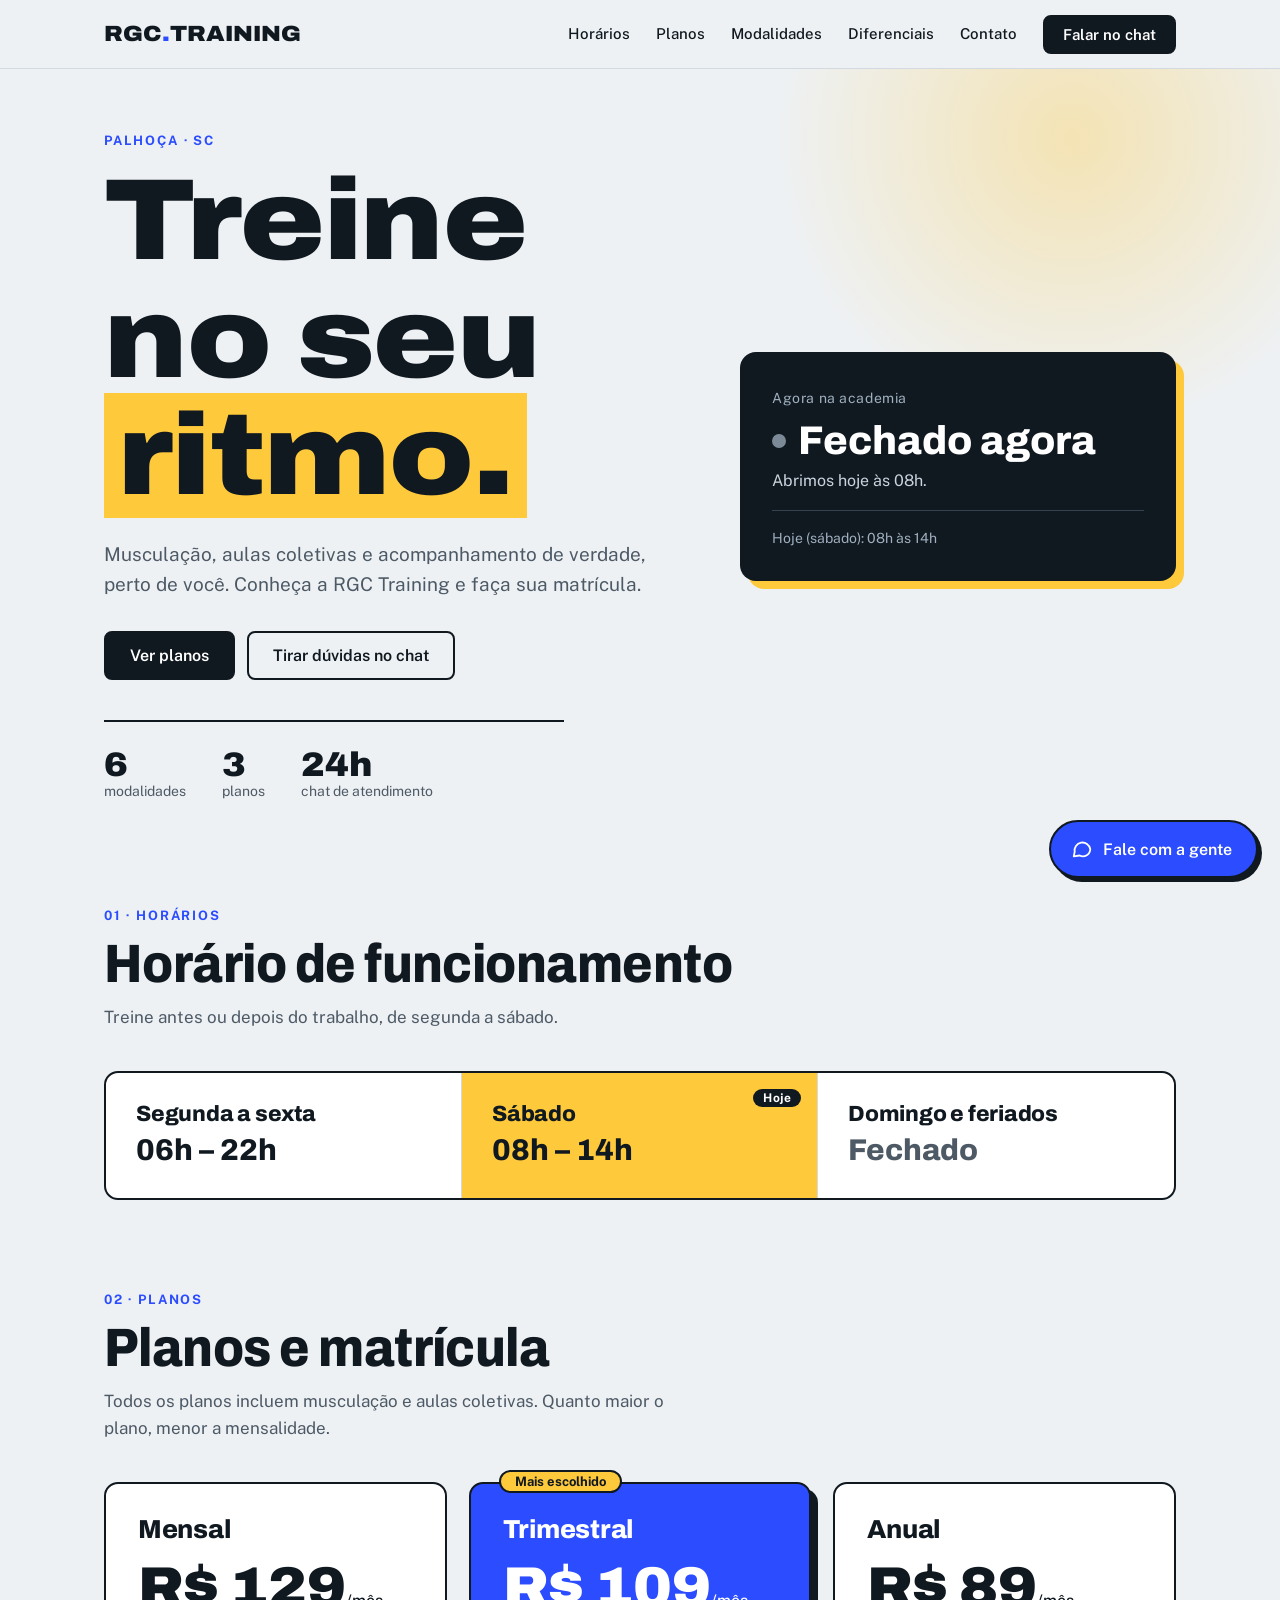
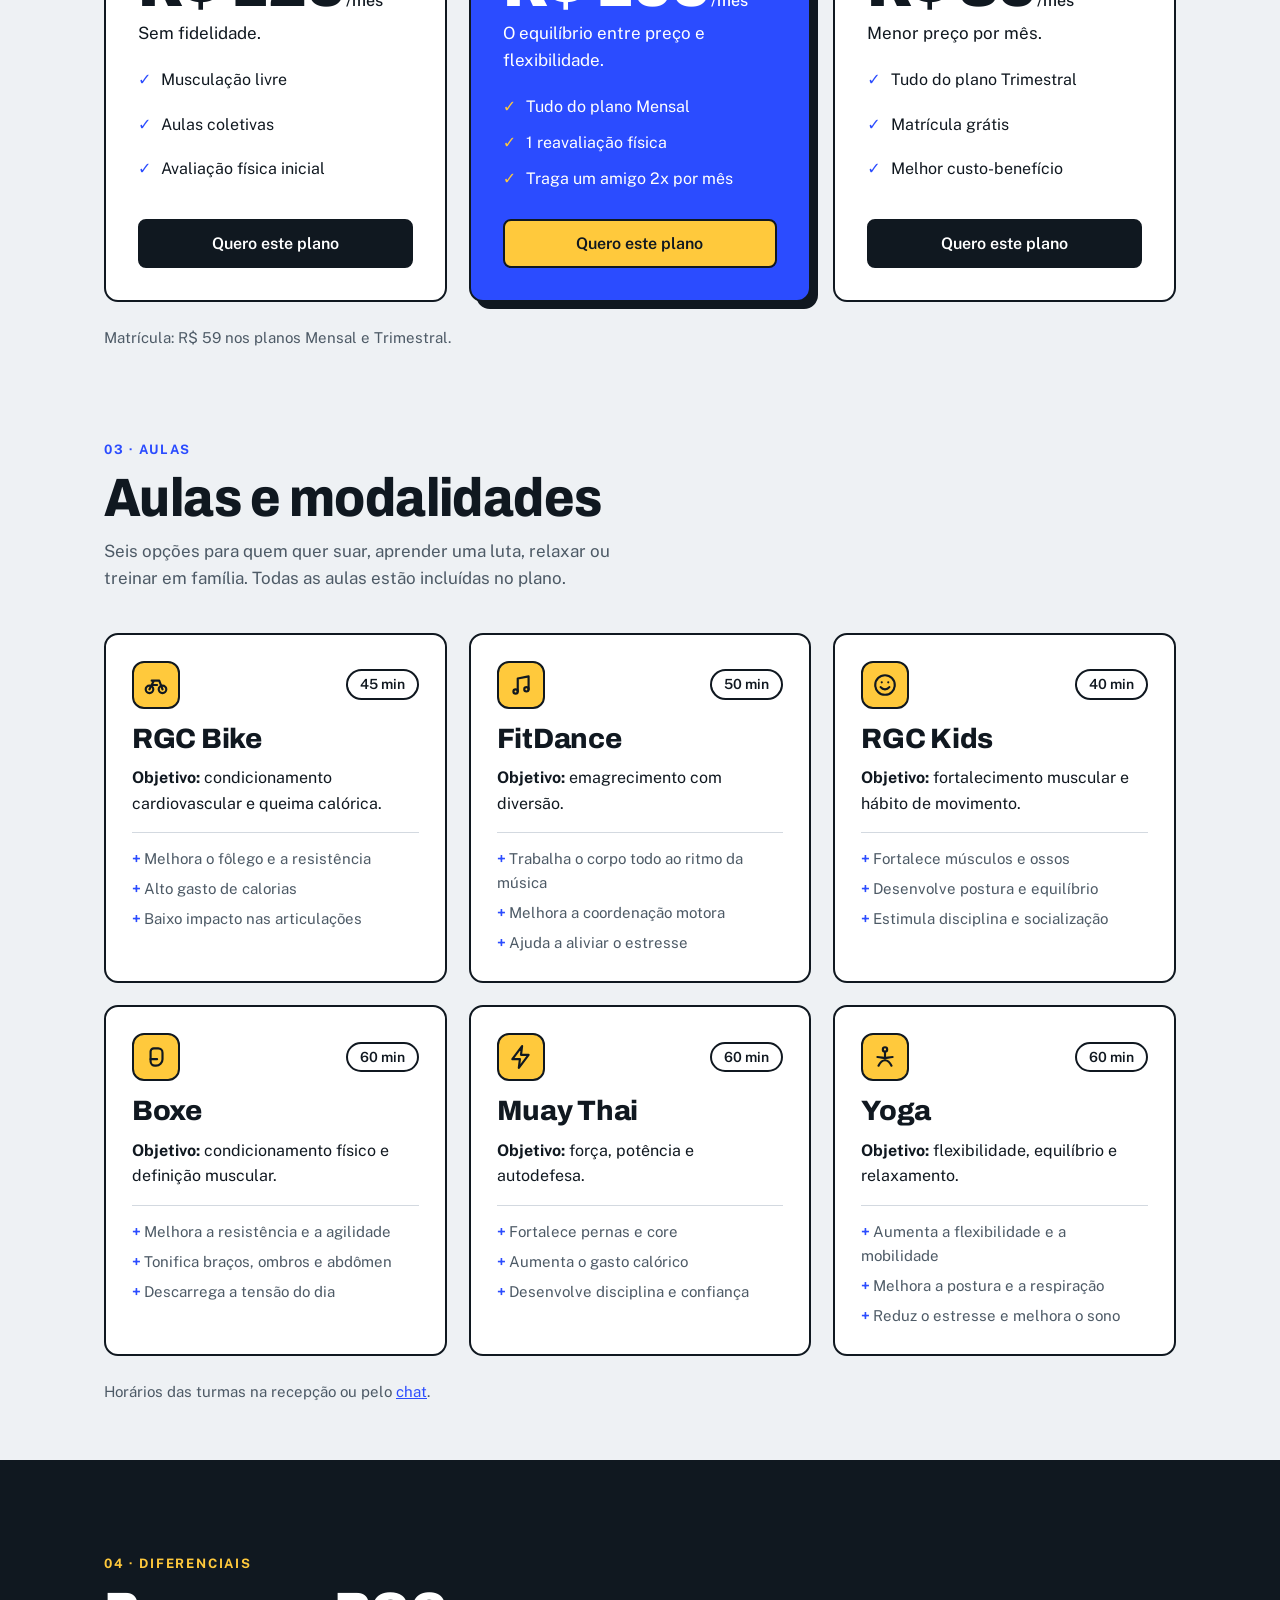
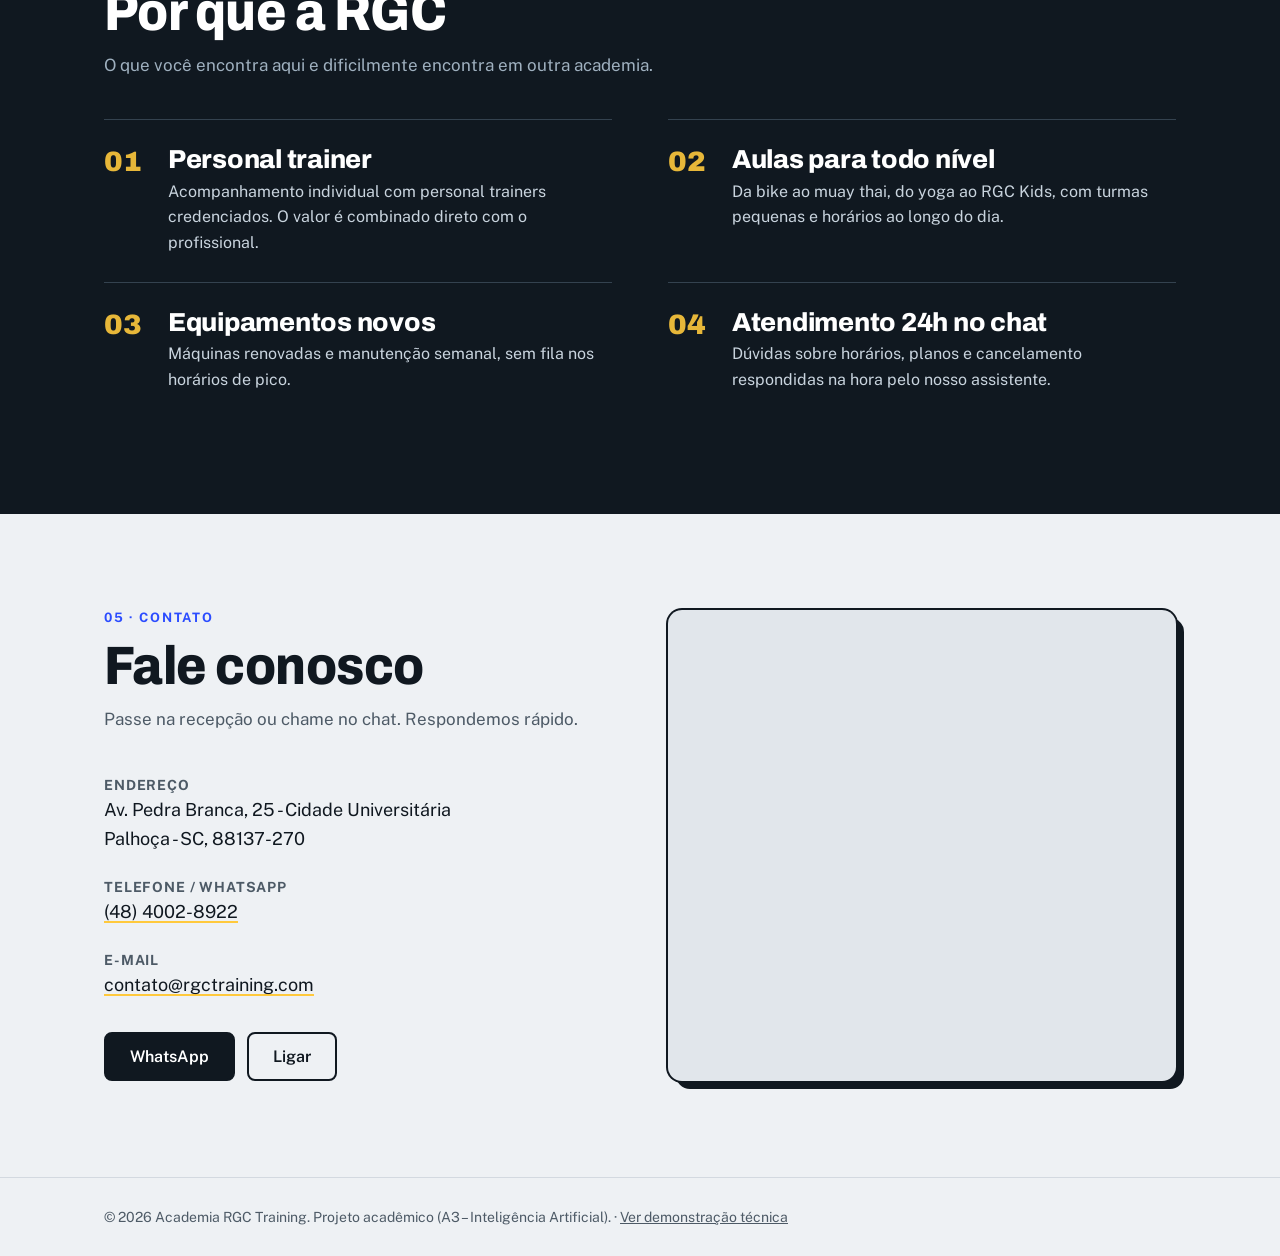
<file: src/main/resources/static/index.html>
<!DOCTYPE html>
<html lang="pt-BR">
<head>
<meta charset="UTF-8">
<meta name="viewport" content="width=device-width, initial-scale=1">
<title>Academia RGC Training</title>
<meta name="description" content="Academia RGC Training em Palhoça (SC): musculação, aulas coletivas, personal trainer e atendimento 24h pelo chat.">
<meta name="theme-color" content="#101820">
<link rel="icon" type="image/svg+xml" href="/favicon.svg">
<link rel="preconnect" href="https://fonts.googleapis.com">
<link rel="preconnect" href="https://fonts.gstatic.com" crossorigin>
<link href="https://fonts.googleapis.com/css2?family=Archivo:wdth,wght@62..125,500..900&family=Public+Sans:wght@400;500;600&display=swap" rel="stylesheet">
<link rel="stylesheet" href="css/styles.css">
</head>
<body>

<a class="skip" href="#inicio">Pular para o conteúdo</a>

<header>
 <div class="wrap">
  <a class="logo" href="#inicio">RGC<span>.</span>TRAINING</a>
  <nav id="nav" aria-label="Principal">
   <a href="#horarios">Horários</a><a href="#planos">Planos</a><a href="#modalidades">Modalidades</a>
   <a href="#diferenciais">Diferenciais</a><a href="#contato">Contato</a>
   <button type="button" class="btn nav-cta" data-open-chat>Falar no chat</button>
  </nav>
  <button type="button" id="burger" aria-controls="nav" aria-expanded="false" aria-label="Abrir menu">
   <span></span><span></span><span></span>
  </button>
 </div>
</header>

<main id="inicio">
 <div class="hero">
  <div class="wrap">
   <div class="hero-copy">
    <p class="eyebrow">Palhoça · SC</p>
    <h1>Treine no seu <em>ritmo.</em></h1>
    <p class="hero-text">Musculação, aulas coletivas e acompanhamento de verdade, perto de você. Conheça a RGC Training e faça sua matrícula.</p>
    <div class="cta">
     <a class="btn main" href="#planos">Ver planos</a>
     <button type="button" class="btn ghost" data-open-chat>Tirar dúvidas no chat</button>
    </div>
    <ul class="stats" aria-label="Resumo">
     <li><b>6</b><span>modalidades</span></li>
     <li><b>3</b><span>planos</span></li>
     <li><b>24h</b><span>chat de atendimento</span></li>
    </ul>
   </div>
   <div class="today" id="today" aria-live="polite">
    <small>Agora na academia</small>
    <div class="status"><span class="dot"></span><span id="st">Verificando…</span></div>
    <p id="st2"></p>
    <p class="today-line" id="st3"></p>
   </div>
  </div>
 </div>

 <section id="horarios" class="tight">
  <div class="wrap reveal">
   <p class="kicker">01 · Horários</p>
   <h2>Horário de funcionamento</h2>
   <p class="lead">Treine antes ou depois do trabalho, de segunda a sábado.</p>
   <div class="hours" id="hours"></div>
  </div>
 </section>

 <section id="planos" class="tight">
  <div class="wrap reveal">
   <p class="kicker">02 · Planos</p>
   <h2>Planos e matrícula</h2>
   <p class="lead">Todos os planos incluem musculação e aulas coletivas. Quanto maior o plano, menor a mensalidade.</p>
   <div class="plans">
    <div class="plan">
     <h3>Mensal</h3><div class="price">R$ 129<small>/mês</small></div><p>Sem fidelidade.</p>
     <ul><li>Musculação livre</li><li>Aulas coletivas</li><li>Avaliação física inicial</li></ul>
     <button type="button" class="btn plan-cta" data-ask="Quero saber mais sobre o plano Mensal">Quero este plano</button>
    </div>
    <div class="plan best">
     <span class="ribbon">Mais escolhido</span>
     <h3>Trimestral</h3><div class="price">R$ 109<small>/mês</small></div><p>O equilíbrio entre preço e flexibilidade.</p>
     <ul><li>Tudo do plano Mensal</li><li>1 reavaliação física</li><li>Traga um amigo 2x por mês</li></ul>
     <button type="button" class="btn plan-cta" data-ask="Quero saber mais sobre o plano Trimestral">Quero este plano</button>
    </div>
    <div class="plan">
     <h3>Anual</h3><div class="price">R$ 89<small>/mês</small></div><p>Menor preço por mês.</p>
     <ul><li>Tudo do plano Trimestral</li><li>Matrícula grátis</li><li>Melhor custo-benefício</li></ul>
     <button type="button" class="btn plan-cta" data-ask="Quero saber mais sobre o plano Anual">Quero este plano</button>
    </div>
   </div>
   <p class="note">Matrícula: R$ 59 nos planos Mensal e Trimestral.</p>
  </div>
 </section>

 <section id="modalidades" class="tight">
  <div class="wrap reveal">
   <p class="kicker">03 · Aulas</p>
   <h2>Aulas e modalidades</h2>
   <p class="lead">Seis opções para quem quer suar, aprender uma luta, relaxar ou treinar em família. Todas as aulas estão incluídas no plano.</p>
   <div class="mods">
    <article class="mod">
     <div class="mod-top"><span class="ico" aria-hidden="true"><svg viewBox="0 0 24 24"><circle cx="6" cy="16" r="3.5"/><circle cx="18" cy="16" r="3.5"/><path d="M6 16l4-8h5l3 8M10 8H8M13 12H8"/></svg></span><span class="dur">45 min</span></div>
     <h3>RGC Bike</h3>
     <p class="goal"><b>Objetivo:</b> condicionamento cardiovascular e queima calórica.</p>
     <ul><li>Melhora o fôlego e a resistência</li><li>Alto gasto de calorias</li><li>Baixo impacto nas articulações</li></ul>
    </article>
    <article class="mod">
     <div class="mod-top"><span class="ico" aria-hidden="true"><svg viewBox="0 0 24 24"><path d="M9 18V6l10-2v12"/><circle cx="7" cy="18" r="2"/><circle cx="17" cy="16" r="2"/></svg></span><span class="dur">50 min</span></div>
     <h3>FitDance</h3>
     <p class="goal"><b>Objetivo:</b> emagrecimento com diversão.</p>
     <ul><li>Trabalha o corpo todo ao ritmo da música</li><li>Melhora a coordenação motora</li><li>Ajuda a aliviar o estresse</li></ul>
    </article>
    <article class="mod">
     <div class="mod-top"><span class="ico" aria-hidden="true"><svg viewBox="0 0 24 24"><circle cx="12" cy="12" r="9"/><path d="M8 14s1.5 2 4 2 4-2 4-2M9 9.5h.01M15 9.5h.01"/></svg></span><span class="dur">40 min</span></div>
     <h3>RGC Kids</h3>
     <p class="goal"><b>Objetivo:</b> fortalecimento muscular e hábito de movimento.</p>
     <ul><li>Fortalece músculos e ossos</li><li>Desenvolve postura e equilíbrio</li><li>Estimula disciplina e socialização</li></ul>
    </article>
    <article class="mod">
     <div class="mod-top"><span class="ico" aria-hidden="true"><svg viewBox="0 0 24 24"><path d="M7 11V7a3 3 0 0 1 3-3h4a4 4 0 0 1 4 4v6a6 6 0 0 1-6 6h-1a4 4 0 0 1-4-4z"/><path d="M7 14h6"/></svg></span><span class="dur">60 min</span></div>
     <h3>Boxe</h3>
     <p class="goal"><b>Objetivo:</b> condicionamento físico e definição muscular.</p>
     <ul><li>Melhora a resistência e a agilidade</li><li>Tonifica braços, ombros e abdômen</li><li>Descarrega a tensão do dia</li></ul>
    </article>
    <article class="mod">
     <div class="mod-top"><span class="ico" aria-hidden="true"><svg viewBox="0 0 24 24"><path d="M13 2L4 14h7l-1 8 9-12h-7z"/></svg></span><span class="dur">60 min</span></div>
     <h3>Muay Thai</h3>
     <p class="goal"><b>Objetivo:</b> força, potência e autodefesa.</p>
     <ul><li>Fortalece pernas e core</li><li>Aumenta o gasto calórico</li><li>Desenvolve disciplina e confiança</li></ul>
    </article>
    <article class="mod">
     <div class="mod-top"><span class="ico" aria-hidden="true"><svg viewBox="0 0 24 24"><circle cx="12" cy="5" r="2"/><path d="M12 8v5M6 20c2-4 4-5 6-5s4 1 6 5M5 12c3 0 5 1 7 1s4-1 7-1"/></svg></span><span class="dur">60 min</span></div>
     <h3>Yoga</h3>
     <p class="goal"><b>Objetivo:</b> flexibilidade, equilíbrio e relaxamento.</p>
     <ul><li>Aumenta a flexibilidade e a mobilidade</li><li>Melhora a postura e a respiração</li><li>Reduz o estresse e melhora o sono</li></ul>
    </article>
   </div>
   <p class="note">Horários das turmas na recepção ou pelo <button type="button" class="linklike" data-ask="Qual o horário das aulas?">chat</button>.</p>
  </div>
 </section>

 <section class="diff" id="diferenciais">
  <div class="wrap reveal">
   <p class="kicker">04 · Diferenciais</p>
   <h2>Por que a RGC</h2>
   <p class="lead">O que você encontra aqui e dificilmente encontra em outra academia.</p>
   <div class="diffs">
    <div><span class="num">01</span><h3>Personal trainer</h3><p>Acompanhamento individual com personal trainers credenciados. O valor é combinado direto com o profissional.</p></div>
    <div><span class="num">02</span><h3>Aulas para todo nível</h3><p>Da bike ao muay thai, do yoga ao RGC Kids, com turmas pequenas e horários ao longo do dia.</p></div>
    <div><span class="num">03</span><h3>Equipamentos novos</h3><p>Máquinas renovadas e manutenção semanal, sem fila nos horários de pico.</p></div>
    <div><span class="num">04</span><h3>Atendimento 24h no chat</h3><p>Dúvidas sobre horários, planos e cancelamento respondidas na hora pelo nosso assistente.</p></div>
   </div>
  </div>
 </section>

 <section id="contato">
  <div class="wrap contact reveal">
   <div>
    <p class="kicker">05 · Contato</p>
    <h2>Fale conosco</h2>
    <p class="lead">Passe na recepção ou chame no chat. Respondemos rápido.</p>
    <dl>
     <div><dt>Endereço</dt><dd>Av. Pedra Branca, 25 - Cidade Universitária<br>Palhoça - SC, 88137-270</dd></div>
     <div><dt>Telefone / WhatsApp</dt><dd><a data-contact="phone" href="#">(48) 4002-8922</a></dd></div>
     <div><dt>E-mail</dt><dd><a data-contact="email" href="#">contato@rgctraining.com</a></dd></div>
    </dl>
    <div class="cta">
     <a class="btn main" data-contact="whatsapp" href="#">WhatsApp</a>
     <a class="btn ghost" data-contact="call" href="#">Ligar</a>
    </div>
   </div>
   <iframe class="map" title="Mapa da Academia RGC Training" src="https://www.google.com/maps/embed?pb=!1m18!1m12!1m3!1d3535.0142270348515!2d-48.68415457453569!3d-27.62407602623037!2m3!1f0!2f0!3f0!3m2!1i1024!2i768!4f13.1!3m3!1m2!1s0x9527357862dd53f3%3A0x9e3964377eda962f!2sUniSul%20Pedra%20Branca!5e0!3m2!1spt-BR!2sbr!4v1791201293022!5m2!1spt-BR!2sbr" allowfullscreen loading="lazy" referrerpolicy="no-referrer-when-downgrade"></iframe>
  </div>
 </section>
</main>

<footer><div class="wrap">© <span id="year">2026</span> Academia RGC Training. Projeto acadêmico (A3 – Inteligência Artificial). · <a href="/demo.html">Ver demonstração técnica</a></div></footer>

<!-- ---------- Chatbot ---------- -->
<button id="fab" type="button" aria-controls="chat" aria-expanded="false">
 <svg width="22" height="22" viewBox="0 0 24 24" fill="none" stroke="currentColor" stroke-width="2" stroke-linecap="round" stroke-linejoin="round" aria-hidden="true"><path d="M21 12a8 8 0 0 1-11.6 7.1L3 20l1-4.9A8 8 0 1 1 21 12z"/></svg>
 <span>Fale com a gente</span>
</button>

<div id="chat" role="dialog" aria-label="Chat de atendimento">
 <div class="ch-head">
  <span class="avatar" aria-hidden="true">R</span>
  <div class="ch-title"><b>Assistente RGC</b><small id="ch-status" class="ch-status on">Online</small></div>
  <button id="new" type="button" aria-label="Nova conversa" title="Nova conversa">
   <svg width="18" height="18" viewBox="0 0 24 24" fill="none" stroke="currentColor" stroke-width="2" stroke-linecap="round" stroke-linejoin="round" aria-hidden="true"><path d="M3 12a9 9 0 1 0 3-6.7L3 8"/><path d="M3 3v5h5"/></svg>
  </button>
  <button id="close" type="button" aria-label="Fechar chat">×</button>
 </div>
 <p id="ch-banner" class="ch-banner" hidden>O atendimento automático está fora do ar. Fale com a equipe pelo telefone ou WhatsApp.</p>
 <div id="msgs" aria-live="polite"></div>
 <form class="ch-form" id="form">
  <div class="field">
   <input id="in" type="text" placeholder="Digite sua dúvida…" autocomplete="off" maxlength="300" aria-label="Mensagem">
   <span id="count" class="count" aria-hidden="true"></span>
  </div>
  <button id="send" type="submit">Enviar</button>
 </form>
</div>

<script src="js/config.js"></script>
<script src="js/schedule.js"></script>
<script src="js/chat.js"></script>
<script src="js/ui.js"></script>
</body>
</html>
</file>
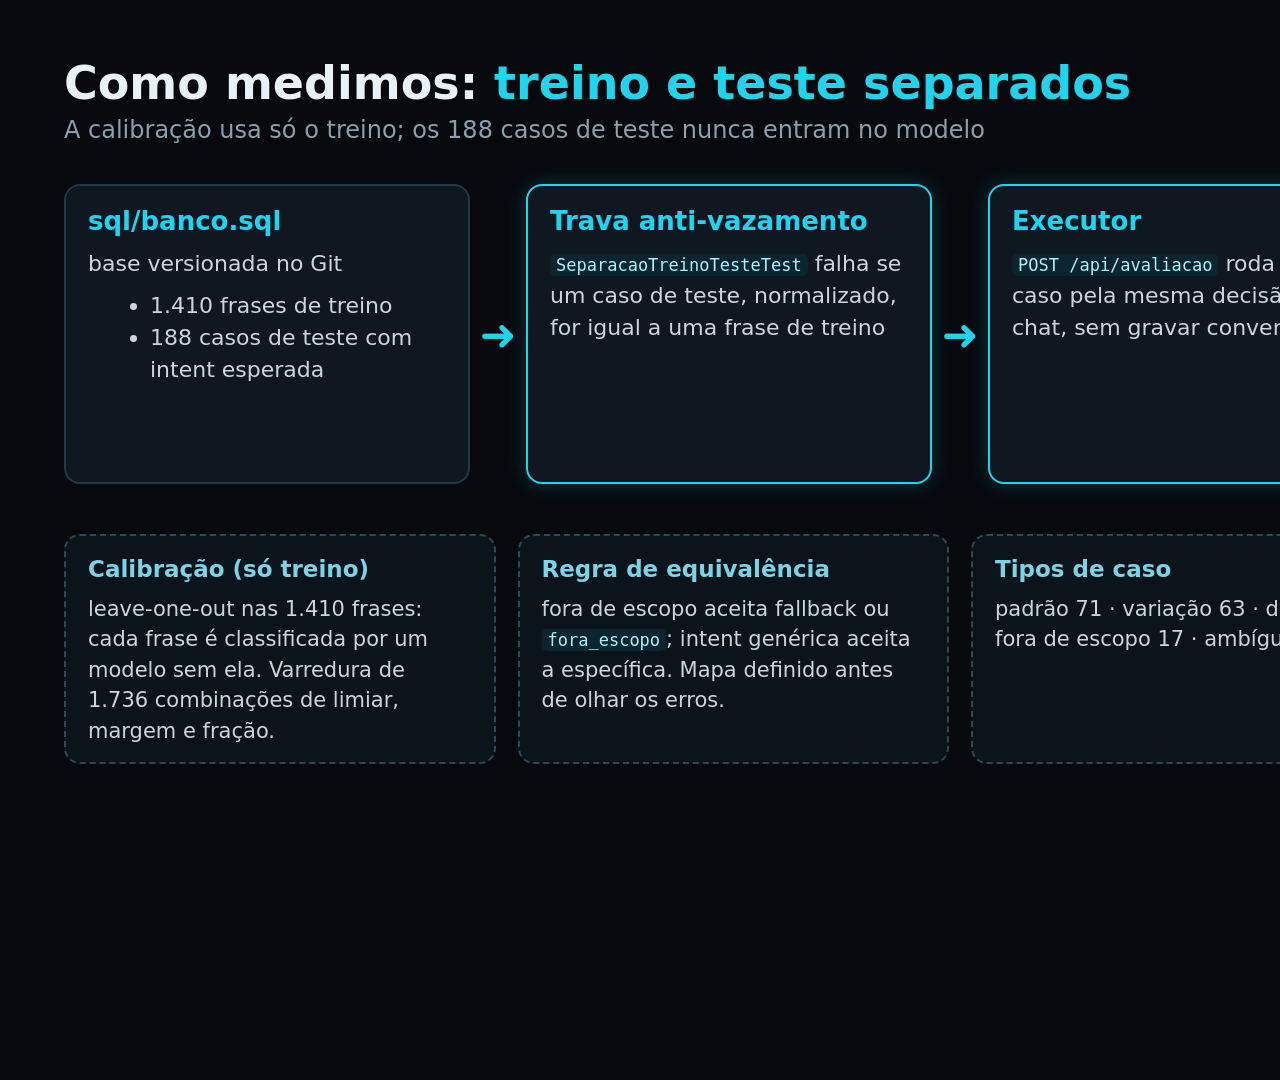
<file: docs/entrega/figuras-src/avaliacao.html>
<html><head><meta charset="utf-8"><link rel="stylesheet" href="base.css"><link rel="stylesheet" href="flex.css"><style>.card p,.card li{font-size:22px}.card.db p{font-size:21px}</style></head><body>
<h1>Como medimos: <span>treino e teste separados</span></h1>
<div class="sub">A calibração usa só o treino; os 188 casos de teste nunca entram no modelo</div>
<div class="row" style="height:300px;margin-top:30px">
 <div class="card"><h3>sql/banco.sql</h3><p>base versionada no Git</p><ul style="margin-top:10px"><li>1.410 frases de treino</li><li>188 casos de teste com intent esperada</li></ul></div>
 <div class="arr">➜</div>
 <div class="card k"><h3>Trava anti-vazamento</h3><p><code>SeparacaoTreinoTesteTest</code> falha se um caso de teste, normalizado, for igual a uma frase de treino</p></div>
 <div class="arr">➜</div>
 <div class="card k"><h3>Executor</h3><p><code>POST /api/avaliacao</code> roda cada caso pela mesma decisão do chat, sem gravar conversa</p></div>
 <div class="arr">➜</div>
 <div class="card ok"><h3>Métricas</h3><ul><li>acurácia estrita e com equivalência</li><li>por tipo de caso</li><li>precisão e recall por intent</li><li>matriz de confusão</li><li>taxa de encaminhamento</li></ul></div>
</div>
<div class="row" style="gap:22px;height:230px;margin-top:50px">
 <div class="card db"><h3>Calibração (só treino)</h3><p>leave-one-out nas 1.410 frases: cada frase é classificada por um modelo sem ela. Varredura de 1.736 combinações de limiar, margem e fração.</p></div>
 <div class="card db"><h3>Regra de equivalência</h3><p>fora de escopo aceita fallback ou <code>fora_escopo</code>; intent genérica aceita a específica. Mapa definido antes de olhar os erros.</p></div>
 <div class="card db"><h3>Tipos de caso</h3><p>padrão 71 · variação 63 · difícil 30 · fora de escopo 17 · ambígua 7</p></div>
 <div class="card db"><h3>Baseline</h3><p>Naive Bayes multinomial feito à mão, mesmo pré-processamento, para comparar com o TF-IDF</p></div>
</div>
</body></html>
</file>
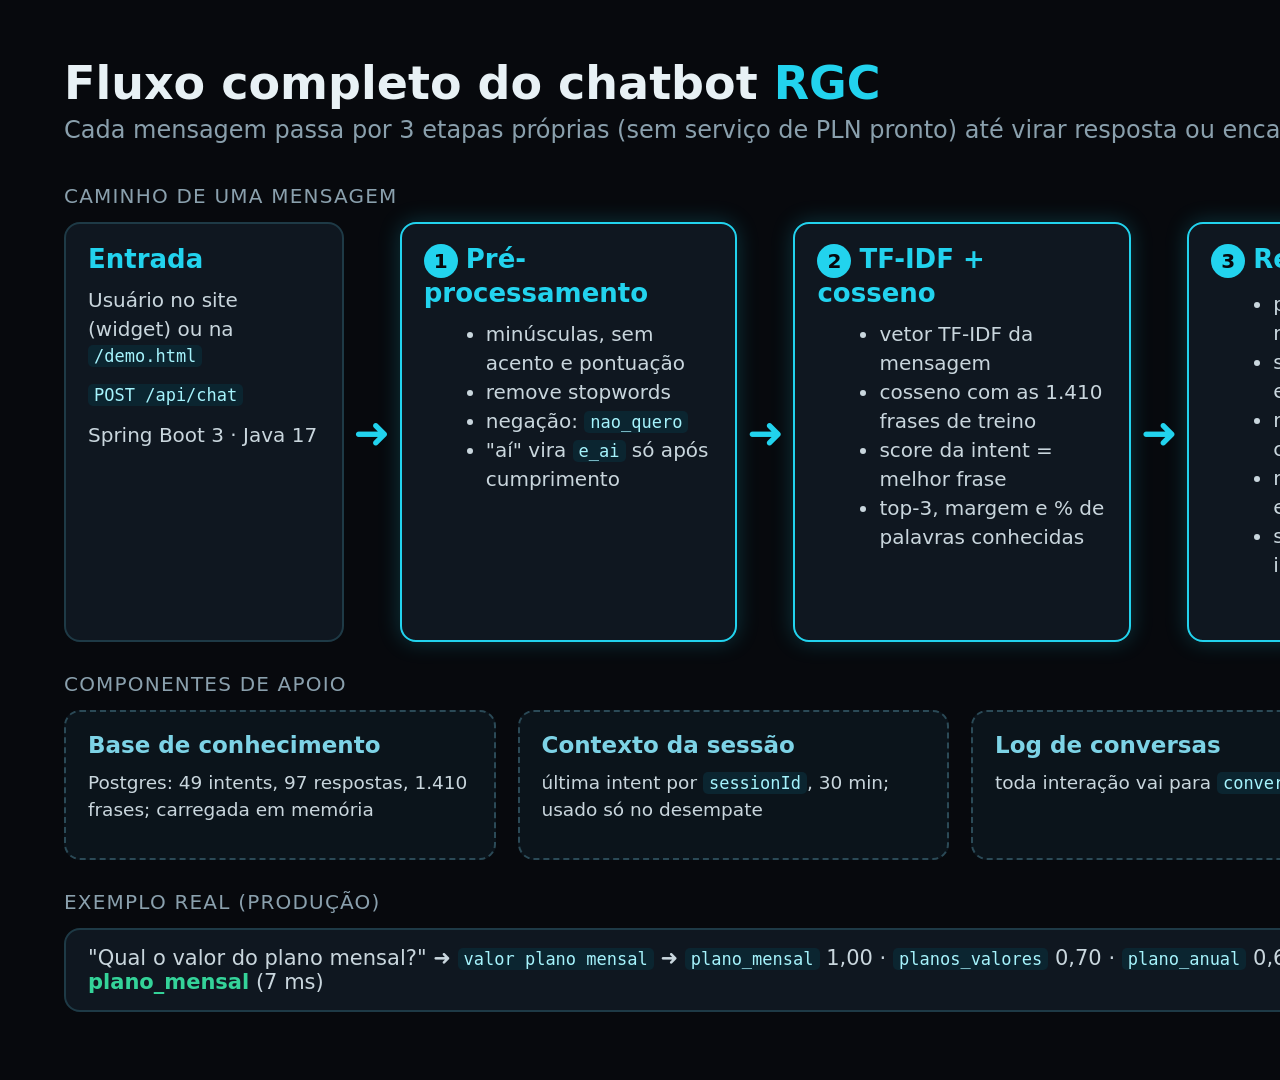
<file: docs/entrega/figuras-src/fluxo.html>
<html><head><meta charset="utf-8"><link rel="stylesheet" href="base.css"><link rel="stylesheet" href="flex.css"></head><body>
<h1>Fluxo completo do chatbot <span>RGC</span></h1>
<div class="sub">Cada mensagem passa por 3 etapas próprias (sem serviço de PLN pronto) até virar resposta ou encaminhamento</div>
<div class="lbl">Caminho de uma mensagem</div>
<div class="row" style="height:420px">
 <div class="card" style="flex:.8"><h3>Entrada</h3><p>Usuário no site (widget) ou na <code>/demo.html</code></p><p style="margin-top:14px"><code>POST /api/chat</code></p><p style="margin-top:14px">Spring Boot 3 · Java 17</p></div>
 <div class="arr">➜</div>
 <div class="card k"><h3><span class="n">1</span>Pré-processamento</h3><ul><li>minúsculas, sem acento e pontuação</li><li>remove stopwords</li><li>negação: <code>nao_quero</code></li><li>"aí" vira <code>e_ai</code> só após cumprimento</li></ul></div>
 <div class="arr">➜</div>
 <div class="card k"><h3><span class="n">2</span>TF-IDF + cosseno</h3><ul><li>vetor TF-IDF da mensagem</li><li>cosseno com as 1.410 frases de treino</li><li>score da intent = melhor frase</li><li>top-3, margem e % de palavras conhecidas</li></ul></div>
 <div class="arr">➜</div>
 <div class="card k" style="flex:1.15"><h3><span class="n">3</span>Regras de decisão</h3><ul><li>palavras conhecidas &lt; mínimo → encaminha</li><li>score &lt; <b>0,18</b> → encaminha</li><li>margem &lt; 0,02 → contexto desempata</li><li>margem &lt; mínima → encaminha</li><li>senão → responde a 1ª intent</li></ul></div>
 <div class="arr">➜</div>
 <div class="stack" style="flex:.8"><div class="card ok"><h3>Responde</h3><p>texto da intent em <code>bot_responses</code></p></div><div class="card bad"><h3>Encaminha</h3><p>atendimento humano (recepção / WhatsApp)</p></div></div>
</div>
<div class="lbl">Componentes de apoio</div>
<div class="row" style="gap:22px;height:150px">
 <div class="card db"><h3>Base de conhecimento</h3><p>Postgres: 49 intents, 97 respostas, 1.410 frases; carregada em memória</p></div>
 <div class="card db"><h3>Contexto da sessão</h3><p>última intent por <code>sessionId</code>, 30 min; usado só no desempate</p></div>
 <div class="card db"><h3>Log de conversas</h3><p>toda interação vai para <code>conversations</code></p></div>
 <div class="card db"><h3>Feedback humano</h3><p>frase só vira treino depois que a equipe confirma a intent</p></div>
</div>
<div class="lbl">Exemplo real (produção)</div>
<div class="card" style="font-size:21px;color:#c9d6dd;padding:16px 22px">"Qual o valor do plano mensal?" ➜ <code>valor plano mensal</code> ➜ <code>plano_mensal</code> 1,00 · <code>planos_valores</code> 0,70 · <code>plano_anual</code> 0,68 ➜ passou nas regras ➜ <b style="color:#34d399">responde plano_mensal</b> (7 ms)</div>
</body></html>
</file>
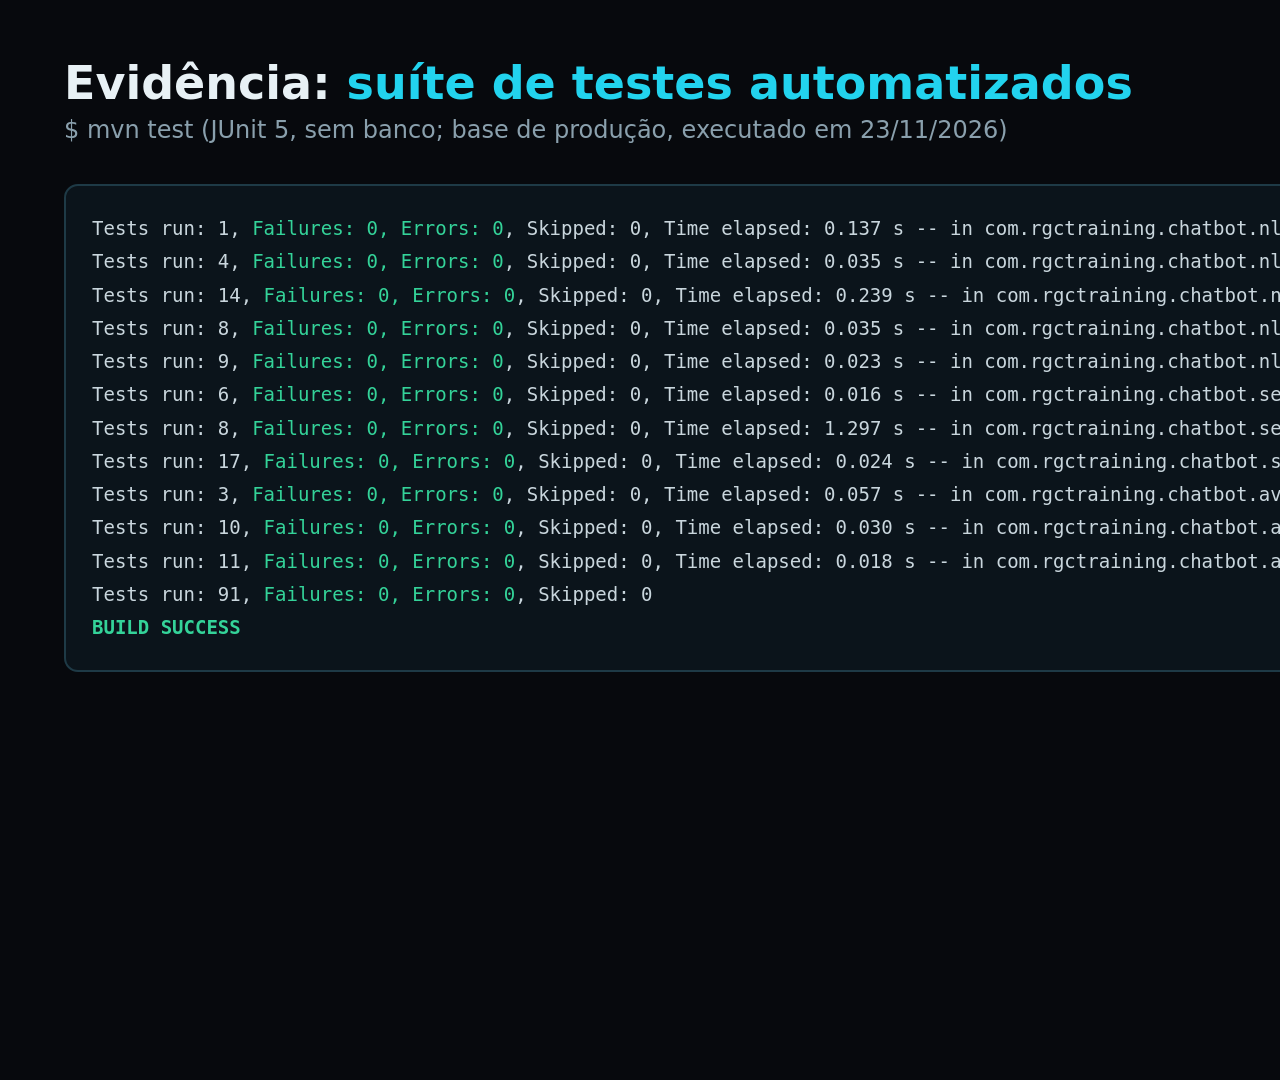
<file: docs/entrega/figuras-src/mvn.html>
<html><head><meta charset="utf-8"><link rel="stylesheet" href="base.css"><style>pre{font-family:"DejaVu Sans Mono",monospace;font-size:19px;line-height:1.75;color:#c9d6dd;background:#0b141b;border:2px solid #1e3a46;border-radius:14px;padding:26px;white-space:pre-wrap}</style></head><body>
<h1>Evidência: <span>suíte de testes automatizados</span></h1><div class="sub">$ mvn test  (JUnit 5, sem banco; base de produção, executado em 23/11/2026)</div><pre>Tests run: 1, <span style="color:#34d399">Failures: 0, Errors: 0</span>, Skipped: 0, Time elapsed: 0.137 s -- in com.rgctraining.chatbot.nlp.SeparacaoTreinoTesteTest
Tests run: 4, <span style="color:#34d399">Failures: 0, Errors: 0</span>, Skipped: 0, Time elapsed: 0.035 s -- in com.rgctraining.chatbot.nlp.NaiveBayesTest
Tests run: 14, <span style="color:#34d399">Failures: 0, Errors: 0</span>, Skipped: 0, Time elapsed: 0.239 s -- in com.rgctraining.chatbot.nlp.AiNoTreinoRealTest
Tests run: 8, <span style="color:#34d399">Failures: 0, Errors: 0</span>, Skipped: 0, Time elapsed: 0.035 s -- in com.rgctraining.chatbot.nlp.ClassificadorTfIdfTest
Tests run: 9, <span style="color:#34d399">Failures: 0, Errors: 0</span>, Skipped: 0, Time elapsed: 0.023 s -- in com.rgctraining.chatbot.nlp.PreprocessadorTest
Tests run: 6, <span style="color:#34d399">Failures: 0, Errors: 0</span>, Skipped: 0, Time elapsed: 0.016 s -- in com.rgctraining.chatbot.service.ContextoSessaoTest
Tests run: 8, <span style="color:#34d399">Failures: 0, Errors: 0</span>, Skipped: 0, Time elapsed: 1.297 s -- in com.rgctraining.chatbot.service.ChatServiceExplicarTest
Tests run: 17, <span style="color:#34d399">Failures: 0, Errors: 0</span>, Skipped: 0, Time elapsed: 0.024 s -- in com.rgctraining.chatbot.service.PoliticaDecisaoTest
Tests run: 3, <span style="color:#34d399">Failures: 0, Errors: 0</span>, Skipped: 0, Time elapsed: 0.057 s -- in com.rgctraining.chatbot.avaliacao.CalibradorLooTest
Tests run: 10, <span style="color:#34d399">Failures: 0, Errors: 0</span>, Skipped: 0, Time elapsed: 0.030 s -- in com.rgctraining.chatbot.avaliacao.MetricasAvaliacaoTest
Tests run: 11, <span style="color:#34d399">Failures: 0, Errors: 0</span>, Skipped: 0, Time elapsed: 0.018 s -- in com.rgctraining.chatbot.avaliacao.EquivalenciaIntentsTest
Tests run: 91, <span style="color:#34d399">Failures: 0, Errors: 0</span>, Skipped: 0
<b style="color:#34d399">BUILD SUCCESS</b></pre></body></html>
</file>
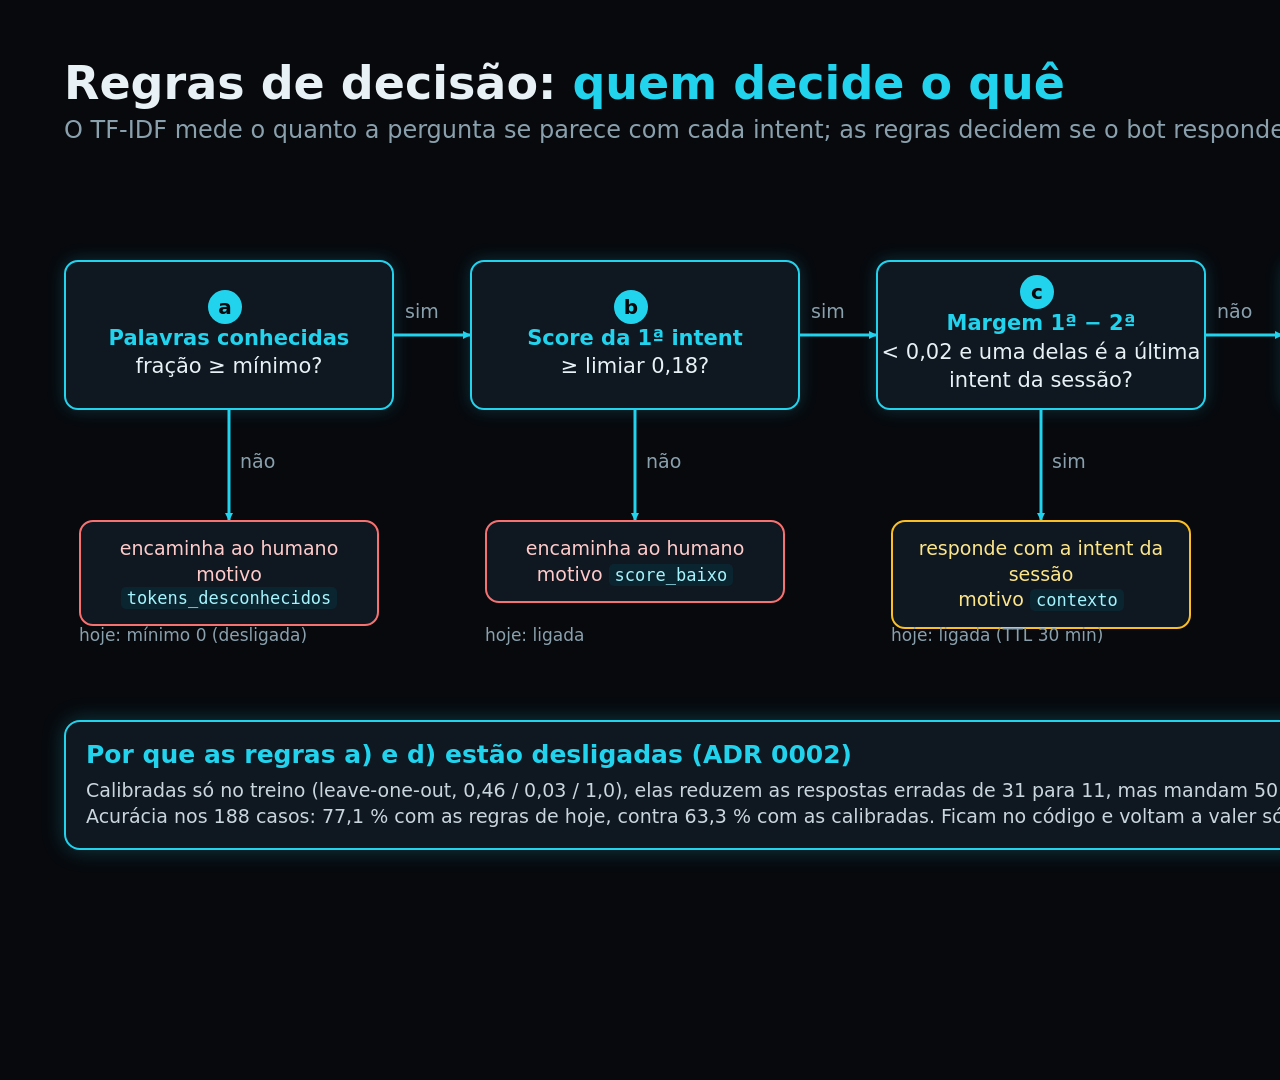
<file: docs/entrega/figuras-src/regras.html>
<html><head><meta charset="utf-8"><link rel="stylesheet" href="base.css"><style>
.q{position:absolute;width:330px;height:150px;background:#0f1720;border:2px solid #22d3ee;border-radius:14px;display:flex;flex-direction:column;justify-content:center;align-items:center;text-align:center;font-size:21px;line-height:1.35;color:#e8f1f5;box-shadow:0 0 18px rgba(34,211,238,.2)}
.q b{color:#22d3ee}.o{position:absolute;width:300px;padding:14px 16px;border-radius:14px;font-size:19px;line-height:1.35;text-align:center;background:#0f1720}
.f{border:2px solid #f87171;color:#fecaca}.r{border:2px solid #34d399;color:#bbf7d0}.c{border:2px solid #fbbf24;color:#fde68a}
.t{position:absolute;font-size:19px;color:#8aa0ad}.cfg{position:absolute;font-size:17px;color:#8aa0ad}
</style></head><body>
<h1>Regras de decisão: <span>quem decide o quê</span></h1>
<div class="sub">O TF-IDF mede o quanto a pergunta se parece com cada intent; as regras decidem se o bot responde ou encaminha</div>
<svg width="1920" height="1080"><defs><marker id="a" markerWidth="8" markerHeight="8" refX="7" refY="4" orient="auto" markerUnits="userSpaceOnUse"><path d="M0,0 L8,4 L0,8 z" fill="#22d3ee"/></marker></defs>
<g stroke="#22d3ee" stroke-width="3" fill="none" marker-end="url(#a)">
<line x1="394" y1="335" x2="470" y2="335"/><line x1="800" y1="335" x2="876" y2="335"/><line x1="1206" y1="335" x2="1282" y2="335"/>
<line x1="1612" y1="335" x2="1640" y2="335"/>
<line x1="229" y1="410" x2="229" y2="520"/><line x1="635" y1="410" x2="635" y2="520"/><line x1="1041" y1="410" x2="1041" y2="520"/><line x1="1447" y1="410" x2="1447" y2="520"/>
</g></svg>
<div class="q" style="left:64px;top:260px"><span class="n">a</span><b>Palavras conhecidas</b>fração ≥ mínimo?</div>
<div class="q" style="left:470px;top:260px"><span class="n">b</span><b>Score da 1ª intent</b>≥ limiar 0,18?</div>
<div class="q" style="left:876px;top:260px"><span class="n">c</span><b>Margem 1ª − 2ª</b>&lt; 0,02 e uma delas é a última intent da sessão?</div>
<div class="q" style="left:1282px;top:260px"><span class="n">d</span><b>Margem 1ª − 2ª</b>≥ margem mínima?</div>
<div class="o r" style="left:1640px;top:280px;width:230px">sim em tudo<br><b>responde com a 1ª intent</b><br>motivo <code>ok</code></div>
<div class="t" style="left:405px;top:300px">sim</div><div class="t" style="left:811px;top:300px">sim</div><div class="t" style="left:1217px;top:300px">não</div>
<div class="t" style="left:240px;top:450px">não</div><div class="t" style="left:646px;top:450px">não</div><div class="t" style="left:1052px;top:450px">sim</div><div class="t" style="left:1458px;top:450px">não</div>
<div class="o f" style="left:79px;top:520px">encaminha ao humano<br>motivo <code>tokens_desconhecidos</code></div>
<div class="o f" style="left:485px;top:520px">encaminha ao humano<br>motivo <code>score_baixo</code></div>
<div class="o c" style="left:891px;top:520px">responde com a intent da sessão<br>motivo <code>contexto</code></div>
<div class="o f" style="left:1297px;top:520px">encaminha ao humano<br>motivo <code>margem_pequena</code></div>
<div class="cfg" style="left:79px;top:625px">hoje: mínimo 0 (desligada)</div>
<div class="cfg" style="left:485px;top:625px">hoje: ligada</div><div class="cfg" style="left:891px;top:625px">hoje: ligada (TTL 30 min)</div>
<div class="cfg" style="left:1297px;top:625px">hoje: mínima 0 (desligada)</div>
<div style="position:absolute;left:64px;top:720px;width:1792px" class="box k"><h3>Por que as regras a) e d) estão desligadas (ADR 0002)</h3><p>Calibradas só no treino (leave-one-out, 0,46 / 0,03 / 1,0), elas reduzem as respostas erradas de 31 para 11, mas mandam 50 perguntas ao humano, a maioria que o bot acertava. Acurácia nos 188 casos: 77,1 % com as regras de hoje, contra 63,3 % com as calibradas. Ficam no código e voltam a valer só mudando o <code>application.yml</code>.</p></div>
</body></html>
</file>
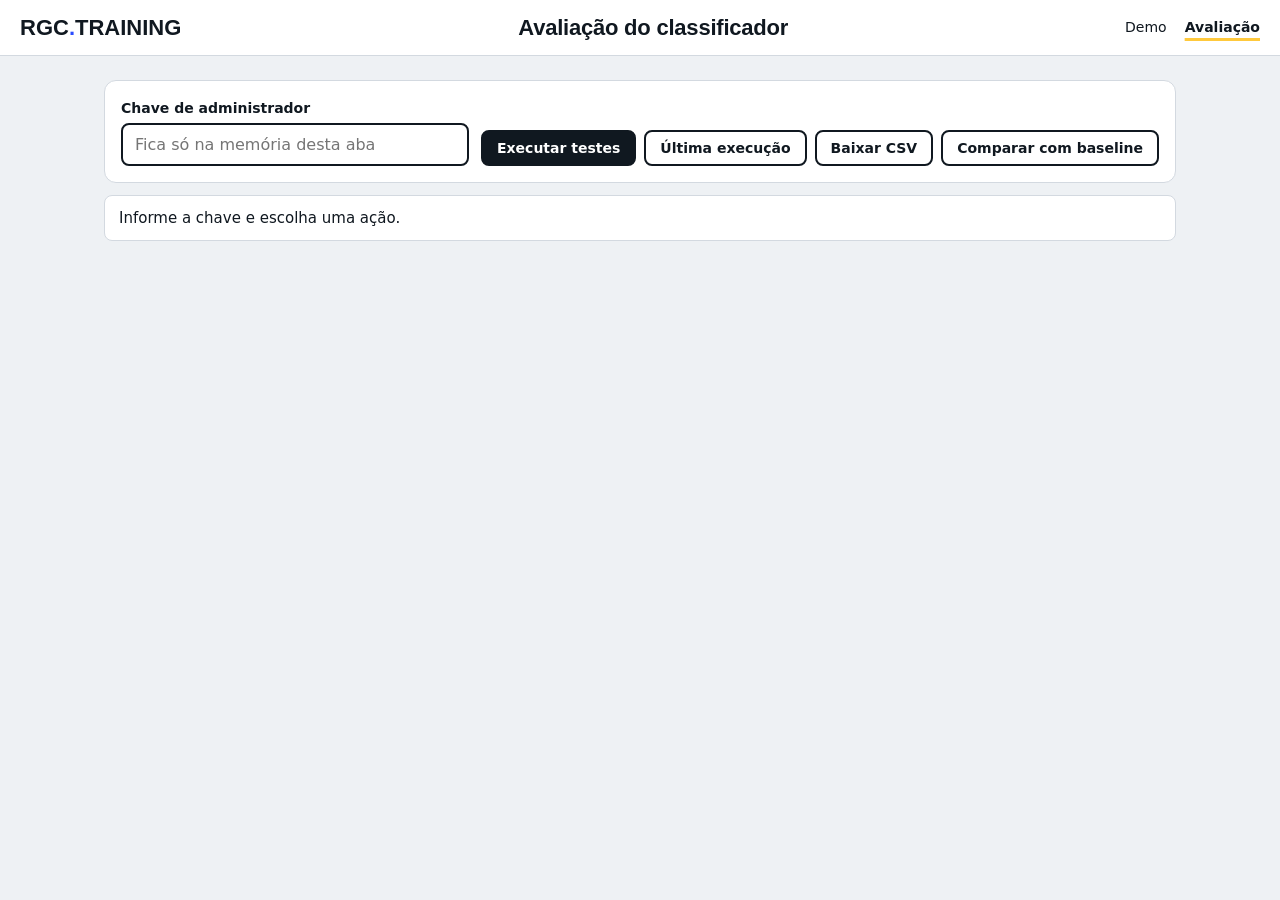
<file: src/main/resources/static/avaliacao.html>
<!DOCTYPE html>
<html lang="pt-BR">
<head>
<meta charset="UTF-8">
<meta name="viewport" content="width=device-width, initial-scale=1">
<title>Avaliação do classificador · RGC Training</title>
<meta name="theme-color" content="#101820">
<link rel="icon" type="image/svg+xml" href="/favicon.svg">
<link rel="stylesheet" href="css/styles.css">
<link rel="stylesheet" href="css/demo.css">
</head>
<body class="tech">
<header class="tbar">
 <a class="logo" href="/">RGC<span>.</span>TRAINING</a>
 <h1 class="t">Avaliação do classificador</h1>
 <nav aria-label="Páginas técnicas"><a href="/demo.html">Demo</a><a href="/avaliacao.html" aria-current="page">Avaliação</a></nav>
</header>
<main class="av">
 <form id="keyform" class="keybox" autocomplete="off">
  <div class="grow">
   <label for="key">Chave de administrador</label>
   <input id="key" type="password" autocomplete="off" placeholder="Fica só na memória desta aba">
  </div>
  <div class="actions" role="group" aria-label="Ações">
   <button type="button" class="btn main sm" data-act="run">Executar testes</button>
   <button type="button" class="btn ghost sm" data-act="last">Última execução</button>
   <button type="button" class="btn ghost sm" data-act="csv">Baixar CSV</button>
   <button type="button" class="btn ghost sm" data-act="cmp">Comparar com baseline</button>
  </div>
 </form>
 <p id="status" role="status" aria-live="polite">Informe a chave e escolha uma ação.</p>
 <div id="result"></div>
</main>
<script src="js/config.js"></script>
<script src="js/avaliacao.js"></script>
</body>
</html>
</file>
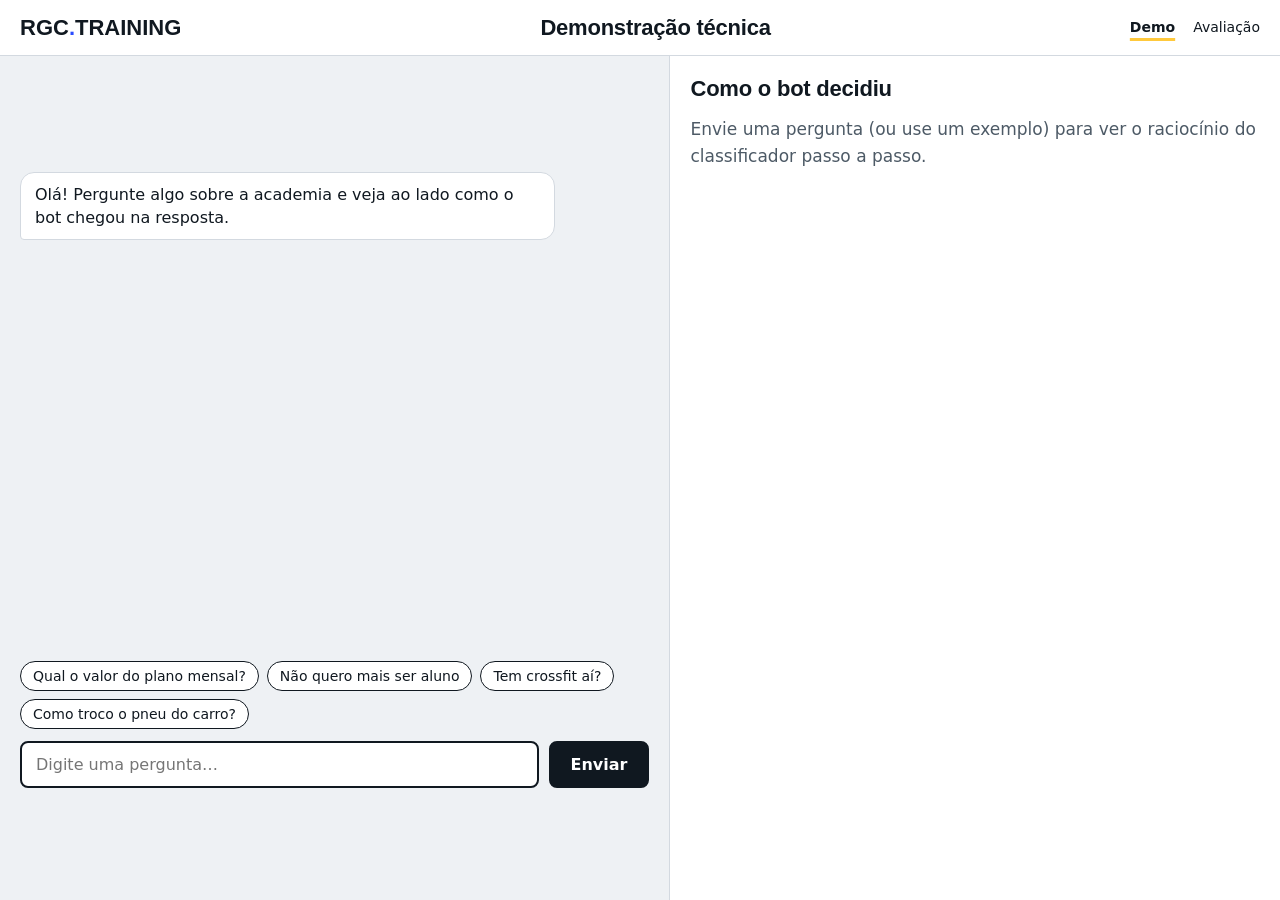
<file: src/main/resources/static/demo.html>
<!DOCTYPE html>
<html lang="pt-BR">
<head>
<meta charset="UTF-8">
<meta name="viewport" content="width=device-width, initial-scale=1">
<title>Demonstração técnica · RGC Training</title>
<meta name="theme-color" content="#101820">
<link rel="icon" type="image/svg+xml" href="/favicon.svg">
<link rel="stylesheet" href="css/styles.css">
<link rel="stylesheet" href="css/demo.css">
</head>
<body class="tech tech-demo">
<header class="tbar">
 <a class="logo" href="/">RGC<span>.</span>TRAINING</a>
 <h1 class="t">Demonstração técnica</h1>
 <nav aria-label="Páginas técnicas"><a href="/demo.html" aria-current="page">Demo</a><a href="/avaliacao.html">Avaliação</a></nav>
</header>
<main class="demo">
 <section class="dchat" aria-label="Chat">
  <div id="log" class="dlog" role="log" aria-live="polite" aria-label="Conversa"></div>
  <div class="examples" role="group" aria-label="Exemplos de pergunta">
   <button type="button" class="chip-btn">Qual o valor do plano mensal?</button>
   <button type="button" class="chip-btn">Não quero mais ser aluno</button>
   <button type="button" class="chip-btn">Tem crossfit aí?</button>
   <button type="button" class="chip-btn">Como troco o pneu do carro?</button>
  </div>
  <form id="form" class="dform">
   <label for="in" class="visually-hidden">Mensagem</label>
   <input id="in" type="text" maxlength="300" autocomplete="off" placeholder="Digite uma pergunta…">
   <button class="btn main" type="submit" id="send">Enviar</button>
  </form>
 </section>
 <aside class="panel" aria-labelledby="ph">
  <h2 id="ph">Como o bot decidiu</h2>
  <div id="out" aria-live="polite"><p class="empty">Envie uma pergunta (ou use um exemplo) para ver o raciocínio do classificador passo a passo.</p></div>
 </aside>
</main>
<script src="js/config.js"></script>
<script src="js/demo.js"></script>
</body>
</html>
</file>
<file: src/main/resources/static/css/styles.css>
:root{--bg:#EEF1F4;--ink:#101820;--mute:#4D5A66;--blue:#2B4CFF;--blue-d:#1E3AD6;--sun:#FFC93C;--card:#fff;--line:#D3D9E0;--ok:#1FA971;--bad:#D64545;
--head:'Archivo','Arial Narrow',Arial,sans-serif;--body:'Public Sans',system-ui,sans-serif;
--shadow:4px 4px 0 var(--ink);--ease:cubic-bezier(.2,.7,.2,1)}
*{box-sizing:border-box;margin:0}
html{scroll-behavior:smooth;scroll-padding-top:76px}
html.chat-open{overflow:hidden}
body{font:400 17px/1.6 var(--body);color:var(--ink);background:var(--bg);-webkit-font-smoothing:antialiased}
a{color:inherit}
button{font-family:inherit}
:focus-visible{outline:3px solid var(--blue);outline-offset:3px}
.wrap{max-width:1120px;margin:0 auto;padding:0 24px}
h1,h2,h3{font-family:var(--head);line-height:1.02;letter-spacing:-.01em}
h2{font-size:clamp(34px,5vw,54px);font-weight:800;font-stretch:90%;margin-bottom:12px}
section{padding:96px 0}
section.tight{padding:36px 0 56px}
.lead{color:var(--mute);max-width:56ch;margin-bottom:40px}
.kicker,.eyebrow{font:700 13px var(--body);letter-spacing:.14em;text-transform:uppercase;color:var(--blue);margin-bottom:14px}
.skip{position:absolute;left:-999px;top:8px;background:var(--ink);color:#fff;padding:10px 16px;border-radius:6px;z-index:50}
.skip:focus{left:12px}

/* ---------- Botões ---------- */
.btn{display:inline-flex;align-items:center;justify-content:center;padding:13px 24px;border-radius:8px;border:2px solid var(--ink);background:transparent;color:var(--ink);font:600 16px var(--body);text-decoration:none;cursor:pointer;transition:transform .15s var(--ease),box-shadow .15s var(--ease),background .15s,color .15s}
.btn:hover{transform:translate(-2px,-2px);box-shadow:var(--shadow)}
.btn:active{transform:none;box-shadow:none}
.btn.main{background:var(--ink);color:#fff}
.btn.main:hover{background:var(--blue);border-color:var(--ink)}
.btn.ghost:hover{background:var(--sun)}
.cta{display:flex;flex-wrap:wrap;gap:12px}
.linklike{background:none;border:0;padding:0;font:inherit;color:var(--blue);text-decoration:underline;cursor:pointer}

/* ---------- Cabeçalho ---------- */
header{position:sticky;top:0;z-index:30;background:rgba(238,241,244,.92);backdrop-filter:blur(8px);border-bottom:1px solid var(--line);transition:box-shadow .2s}
header.scrolled{box-shadow:0 6px 20px rgba(16,24,32,.08)}
header .wrap{display:flex;align-items:center;justify-content:space-between;height:68px}
.logo{font:900 22px var(--head);font-stretch:110%;text-decoration:none}
.logo span{color:var(--blue)}
nav{display:flex;align-items:center;gap:26px;font-weight:500;font-size:15px}
nav a{text-decoration:none;position:relative;padding:4px 0}
nav a::after{content:"";position:absolute;left:0;right:0;bottom:-2px;height:2px;background:var(--sun);transform:scaleX(0);transform-origin:left;transition:transform .2s var(--ease)}
nav a:hover::after{transform:scaleX(1)}
.nav-cta{padding:9px 18px;font-size:15px;background:var(--ink);color:#fff}
.nav-cta:hover{background:var(--blue)}
#burger{display:none;width:44px;height:44px;border:2px solid var(--ink);border-radius:8px;background:transparent;cursor:pointer;flex-direction:column;align-items:center;justify-content:center;gap:5px}
#burger span{display:block;width:20px;height:2px;background:var(--ink);transition:transform .2s,opacity .2s}
#burger[aria-expanded="true"] span:nth-child(1){transform:translateY(7px) rotate(45deg)}
#burger[aria-expanded="true"] span:nth-child(2){opacity:0}
#burger[aria-expanded="true"] span:nth-child(3){transform:translateY(-7px) rotate(-45deg)}

/* ---------- Hero ---------- */
.hero{position:relative;padding:64px 0 72px;overflow:hidden}
.hero::before{content:"";position:absolute;right:-8%;top:-30%;width:620px;height:620px;border-radius:50%;background:radial-gradient(circle,rgba(255,201,60,.35),rgba(255,201,60,0) 68%);pointer-events:none}
.hero .wrap{position:relative;display:grid;grid-template-columns:1.35fr 1fr;gap:48px;align-items:center}
.hero h1{font-size:clamp(52px,9vw,116px);font-weight:900;font-stretch:112%}
.hero h1 em{font-style:normal;background:var(--sun);padding:0 .12em;box-decoration-break:clone;-webkit-box-decoration-break:clone}
.hero-text{margin:24px 0 32px;max-width:46ch;color:var(--mute);font-size:19px}
.stats{list-style:none;padding:0;display:flex;gap:36px;margin-top:40px;padding-top:24px;border-top:2px solid var(--ink);max-width:460px}
.stats li{display:flex;flex-direction:column;line-height:1.2}
.stats b{font:900 34px var(--head);font-stretch:105%}
.stats span{font-size:14px;color:var(--mute)}

.today{background:var(--ink);color:#fff;border-radius:16px;padding:32px;box-shadow:8px 8px 0 var(--sun)}
.today small{color:#9FB0BF;font-size:14px;letter-spacing:.04em}
.status{display:flex;align-items:center;gap:12px;font:800 40px var(--head);margin:8px 0 6px}
.dot{width:14px;height:14px;border-radius:50%;background:#7C8A97;flex:none}
.open .dot{background:var(--ok);box-shadow:0 0 0 0 rgba(31,169,113,.6);animation:pulse 2s infinite}
@keyframes pulse{70%{box-shadow:0 0 0 12px rgba(31,169,113,0)}100%{box-shadow:0 0 0 0 rgba(31,169,113,0)}}
.today p{margin:0;color:#C9D4DE;font-size:16px}
.today-line{margin-top:16px!important;padding-top:16px;border-top:1px solid #34424F;font-size:14px!important;color:#9FB0BF!important}

/* ---------- Horários ---------- */
.hours{display:grid;grid-template-columns:repeat(3,1fr);border:2px solid var(--ink);border-radius:14px;background:var(--card);overflow:hidden}
.hour-card{position:relative;padding:30px;border-right:1px solid var(--line);transition:background .2s}
.hour-card:last-child{border:0}
.hour-card.now{background:var(--sun)}
.hour-card.closed b{color:var(--mute)}
.hour-card.now.closed b{color:var(--ink)}
.hour-card h3{font-size:22px;font-weight:800;margin-bottom:8px}
.hour-card b{font:800 30px var(--head)}
.tag{position:absolute;top:16px;right:16px;background:var(--ink);color:#fff;border-radius:20px;padding:2px 10px;font:700 12px var(--body);letter-spacing:.04em}

/* ---------- Planos ---------- */
.plans{display:grid;grid-template-columns:repeat(3,1fr);gap:22px;align-items:stretch}
.plan{position:relative;background:var(--card);border:2px solid var(--ink);border-radius:14px;padding:32px;display:flex;flex-direction:column;transition:transform .2s var(--ease),box-shadow .2s var(--ease)}
.plan:hover{transform:translate(-3px,-3px);box-shadow:7px 7px 0 var(--ink)}
.plan.best{background:var(--blue);color:#fff;border-color:var(--ink);box-shadow:7px 7px 0 var(--ink)}
.plan.best:hover{box-shadow:10px 10px 0 var(--ink)}
.ribbon{position:absolute;top:-14px;left:28px;background:var(--sun);color:var(--ink);border:2px solid var(--ink);border-radius:20px;padding:2px 14px;font:700 13px var(--body)}
.plan h3{font-size:26px;font-weight:800}
.price{font:900 56px var(--head);font-stretch:105%;margin:14px 0 2px}
.price small{font:500 16px var(--body)}
.plan ul{list-style:none;padding:0;margin:20px 0 28px;display:grid;gap:10px;font-size:16px;flex:1}
.plan li{display:flex;gap:10px}
.plan li::before{content:"✓";font-weight:800;color:var(--blue)}
.plan.best li::before{color:var(--sun)}
.plan-cta{width:100%;background:var(--ink);color:#fff}
.plan-cta:hover{background:var(--sun);color:var(--ink)}
.plan.best .plan-cta{background:var(--sun);color:var(--ink)}
.plan.best .plan-cta:hover{background:#fff}
.note{margin-top:24px;color:var(--mute);font-size:15px}

/* ---------- Modalidades ---------- */
.mods{display:grid;grid-template-columns:repeat(3,1fr);gap:22px}
.mod{background:var(--card);border:2px solid var(--ink);border-radius:14px;padding:26px;display:flex;flex-direction:column;transition:transform .2s var(--ease),box-shadow .2s var(--ease)}
.mod:hover{transform:translate(-3px,-3px);box-shadow:7px 7px 0 var(--blue)}
.mod-top{display:flex;justify-content:space-between;align-items:center;gap:12px;margin-bottom:16px}
.ico{display:grid;place-items:center;width:48px;height:48px;border-radius:12px;background:var(--sun);border:2px solid var(--ink)}
.ico svg{width:26px;height:26px;fill:none;stroke:var(--ink);stroke-width:2;stroke-linecap:round;stroke-linejoin:round}
.mod h3{font-size:28px;font-weight:800}
.dur{border:2px solid var(--ink);border-radius:20px;padding:2px 12px;font-weight:600;font-size:14px;white-space:nowrap}
.goal{margin:12px 0 4px;font-size:16px}
.mod ul{list-style:none;padding:0;margin:12px 0 0;display:grid;gap:6px;font-size:15px;color:var(--mute);border-top:1px solid var(--line);padding-top:14px}
.mod li::before{content:"+ ";font-weight:700;color:var(--blue)}

/* ---------- Diferenciais ---------- */
.diff{background:var(--ink);color:#fff}
.diff .kicker{color:var(--sun)}
.diff .lead{color:#9FB0BF}
.diffs{display:grid;grid-template-columns:repeat(2,1fr);gap:0 56px}
.diffs>div{position:relative;padding:26px 0 26px 64px;border-top:1px solid #34424F}
.num{position:absolute;left:0;top:26px;font:900 28px var(--head);color:var(--sun);opacity:.9}
.diffs h3{font-size:26px;font-weight:800;margin-bottom:6px}
.diffs p{color:#C9D4DE;font-size:16px}

/* ---------- Contato ---------- */
.contact{display:grid;grid-template-columns:1fr 1fr;gap:56px}
.contact dl{display:grid;gap:22px;margin-bottom:32px}
.contact dt{font-weight:700;font-size:14px;letter-spacing:.06em;text-transform:uppercase;color:var(--mute)}
.contact dd{font-size:18px}
.contact dd a{text-decoration-color:var(--sun);text-decoration-thickness:2px;text-underline-offset:3px}
.map{display:block;width:100%;height:100%;min-height:380px;border:0;border-radius:14px;box-shadow:0 0 0 2px var(--ink),8px 8px 0 var(--ink);background:#E1E6EB}
footer{padding:28px 0;border-top:1px solid var(--line);color:var(--mute);font-size:14px}

/* ---------- Revelar ao rolar ---------- */
.js-reveal .reveal{opacity:0;transform:translateY(22px);transition:opacity .6s var(--ease),transform .6s var(--ease)}
.js-reveal .reveal.in{opacity:1;transform:none}

/* ---------- Chatbot ---------- */
#fab{position:fixed;right:22px;bottom:22px;z-index:40;height:58px;padding:0 24px 0 20px;border-radius:30px;border:2px solid var(--ink);background:var(--blue);color:#fff;font:600 16px var(--body);display:flex;align-items:center;gap:10px;cursor:pointer;box-shadow:4px 4px 0 var(--ink);transition:transform .15s var(--ease),box-shadow .15s var(--ease),background .15s}
#fab:hover{background:var(--blue-d);transform:translate(-2px,-2px);box-shadow:6px 6px 0 var(--ink)}
#chat{position:fixed;right:22px;bottom:96px;z-index:40;width:380px;max-width:calc(100vw - 32px);height:560px;max-height:calc(100dvh - 120px);background:var(--card);border:2px solid var(--ink);border-radius:18px;display:none;flex-direction:column;overflow:hidden;box-shadow:8px 8px 0 var(--ink)}
#chat.show{display:flex;animation:pop .22s var(--ease)}
@keyframes pop{from{opacity:0;transform:translateY(14px) scale(.98)}}
.ch-head{background:var(--ink);color:#fff;padding:14px 12px 14px 16px;display:flex;align-items:center;gap:12px}
.avatar{display:grid;place-items:center;width:40px;height:40px;border-radius:50%;background:var(--sun);color:var(--ink);font:900 20px var(--head);flex:none}
.ch-title{flex:1;min-width:0}
.ch-title b{display:block;font:800 18px var(--head);line-height:1.1}
.ch-status{display:flex;align-items:center;gap:6px;color:#9FB0BF;font-size:13px;margin-top:2px}
.ch-status::before{content:"";width:8px;height:8px;border-radius:50%;background:#7C8A97}
.ch-status.on::before{background:var(--ok)}
.ch-status.off::before{background:var(--bad)}
.ch-status.mock::before{background:var(--sun)}
.ch-head button{width:36px;height:36px;display:grid;place-items:center;background:none;border:0;border-radius:8px;color:#fff;font-size:26px;cursor:pointer;line-height:1}
.ch-head button:hover{background:rgba(255,255,255,.12)}
.ch-banner{background:#FDECEC;color:#7A1F1F;padding:10px 16px;font-size:14px;line-height:1.4;border-bottom:1px solid #E5A3A3}
#msgs{flex:1;overflow-y:auto;padding:16px;display:flex;flex-direction:column;gap:10px;background:var(--bg);scroll-behavior:smooth}
.m{max-width:86%;padding:10px 14px;border-radius:16px;font-size:15px;line-height:1.5;white-space:pre-wrap;overflow-wrap:anywhere;animation:in .25s var(--ease)}
@keyframes in{from{opacity:0;transform:translateY(8px)}}
.m a{color:inherit;text-decoration-thickness:2px;text-underline-offset:2px}
.m.bot a{color:var(--blue)}
.m.bot{background:var(--card);border:1px solid var(--line);align-self:flex-start;border-bottom-left-radius:4px}
.m.me{background:var(--blue);color:#fff;align-self:flex-end;border-bottom-right-radius:4px}
.m.fb{border-color:var(--sun);border-width:2px}
.m.err{background:#FDECEC;border-color:#E5A3A3}
.m.typing{display:flex;gap:5px;padding:14px 16px}
.typing i{width:8px;height:8px;border-radius:50%;background:var(--mute);opacity:.4;animation:bounce 1.1s infinite}
.typing i:nth-child(2){animation-delay:.15s}
.typing i:nth-child(3){animation-delay:.3s}
@keyframes bounce{30%{transform:translateY(-5px);opacity:1}}
.chips{display:flex;flex-wrap:wrap;gap:8px}
.chips button{border:1.5px solid var(--ink);background:var(--card);border-radius:20px;padding:6px 13px;font:500 14px var(--body);cursor:pointer;transition:background .15s,color .15s}
.chips button:hover{background:var(--ink);color:#fff}
.actions{display:flex;flex-wrap:wrap;gap:8px}
.act{display:inline-flex;align-items:center;padding:8px 14px;border:2px solid var(--ink);border-radius:8px;background:var(--card);font:600 14px var(--body);text-decoration:none}
.act:hover{background:var(--sun)}
.act.wa{background:var(--ink);color:#fff}
.act.wa:hover{background:var(--blue)}
.retry{align-self:flex-start;border:2px solid var(--ink);background:var(--card);border-radius:8px;padding:7px 14px;font:600 14px var(--body);cursor:pointer}
.retry:hover{background:var(--sun)}
.ch-form{display:flex;gap:8px;padding:12px;border-top:1px solid var(--line);background:var(--card)}
.field{position:relative;flex:1;min-width:0}
.ch-form input{width:100%;border:2px solid var(--line);border-radius:10px;padding:11px 12px;font:400 16px var(--body);color:var(--ink)}
.ch-form input:focus{border-color:var(--blue);outline:0}
.count{position:absolute;right:10px;top:-18px;font-size:12px;color:var(--mute);background:var(--card);padding:0 4px}
.ch-form button{border:0;background:var(--ink);color:#fff;border-radius:10px;padding:0 18px;font:600 15px var(--body);cursor:pointer;transition:background .15s}
.ch-form button:hover:not(:disabled){background:var(--blue)}
.ch-form button:disabled{opacity:.5;cursor:default}
.meta{display:block;margin-top:6px;font-size:12px;color:var(--mute);font-family:ui-monospace,Consolas,monospace}

/* ---------- Responsivo ---------- */
@media(max-width:860px){
 #burger{display:flex}
 nav{position:absolute;left:0;right:0;top:68px;flex-direction:column;align-items:stretch;gap:0;background:var(--bg);border-bottom:1px solid var(--line);padding:8px 24px 20px;display:none;box-shadow:0 14px 24px rgba(16,24,32,.1)}
 nav.open{display:flex;animation:in .2s var(--ease)}
 nav a{padding:14px 0;font-size:18px;border-bottom:1px solid var(--line)}
 nav a::after{display:none}
 .nav-cta{margin-top:16px;padding:14px}
 .hero{padding:40px 0 56px}
 .hero .wrap,.contact{grid-template-columns:1fr}
 .hours,.plans,.diffs,.mods{grid-template-columns:1fr}
 .hour-card{border-right:0;border-bottom:1px solid var(--line)}
 .plans{gap:28px}
 section{padding:64px 0}
 section.tight{padding:24px 0 40px}
 .contact{gap:36px}
}
@media(max-width:600px){
 body{font-size:16px}
 .stats{gap:24px}
 .today{box-shadow:5px 5px 0 var(--sun)}
 .status{font-size:34px}
 .btn{flex:1 1 auto}
 #fab span{display:none}
 #fab{width:58px;padding:0;justify-content:center}
 html.chat-open #fab{display:none}
 #chat{inset:0;width:auto;max-width:none;height:100dvh;max-height:none;border:0;border-radius:0;box-shadow:none}
 .m{max-width:90%}
}
@media(prefers-reduced-motion:reduce){*,*::before,*::after{animation:none!important;transition:none!important;scroll-behavior:auto!important}}
@media print{.js-reveal .reveal{opacity:1!important;transform:none!important}#fab,#chat,header{display:none!important}}
footer a{color:var(--mute)}
</file>
<file: docs/entrega/figuras-src/base.css>
*{box-sizing:border-box;margin:0}body{width:1920px;height:1080px;background:#07090d;color:#e8f1f5;font-family:"DejaVu Sans",Arial,sans-serif;padding:56px 64px;position:relative;overflow:hidden}
h1{font-size:46px;font-weight:700;color:#e8f1f5;margin-bottom:6px}h1 span{color:#22d3ee}.sub{font-size:24px;color:#8aa0ad;margin-bottom:40px}
.box{background:#0f1720;border:2px solid #1e3a46;border-radius:16px;padding:18px 20px;position:absolute}
.box.k{border-color:#22d3ee;box-shadow:0 0 22px rgba(34,211,238,.25)}
.box h3{font-size:25px;color:#22d3ee;margin-bottom:8px}.box p{font-size:19px;line-height:1.38;color:#c9d6dd}
.box code,code{font-family:"DejaVu Sans Mono",monospace;font-size:17px;color:#a5f3fc;background:#0b2530;padding:1px 6px;border-radius:5px}
.ok{border-color:#34d399!important}.ok h3{color:#34d399}.bad{border-color:#f87171!important}.bad h3{color:#f87171}
.amb{border-color:#fbbf24!important}.amb h3{color:#fbbf24}
.db{background:#0b141b;border-style:dashed}.tag{position:absolute;font-size:17px;color:#8aa0ad}
svg{position:absolute;left:0;top:0}
.n{display:inline-block;width:34px;height:34px;border-radius:50%;background:#22d3ee;color:#07090d;font-weight:700;text-align:center;line-height:34px;font-size:20px;margin-right:8px}
</file>
<file: docs/entrega/figuras-src/flex.css>
.row{display:flex;align-items:stretch;gap:0}.card{background:#0f1720;border:2px solid #1e3a46;border-radius:16px;padding:20px 22px;flex:1}
.card.k{border-color:#22d3ee;box-shadow:0 0 22px rgba(34,211,238,.22)}.card h3{font-size:26px;color:#22d3ee;margin-bottom:12px}
.card li{font-size:20px;line-height:1.45;color:#c9d6dd;margin-left:22px}.card p{font-size:20px;line-height:1.45;color:#c9d6dd}
.arr{width:56px;display:flex;align-items:center;justify-content:center;color:#22d3ee;font-size:44px;font-weight:700}
.stack{display:flex;flex-direction:column;gap:18px;flex:1}.card.ok{border-color:#34d399}.card.ok h3{color:#34d399}.card.bad{border-color:#f87171}.card.bad h3{color:#f87171}
.card.db{background:#0b141b;border-style:dashed;border-color:#2b4a57}.card.db h3{color:#7dd3e6;font-size:23px}.card.db p{font-size:18.5px}
.lbl{font-size:20px;color:#8aa0ad;margin:30px 0 14px;letter-spacing:.06em;text-transform:uppercase}
</file>
<file: src/main/resources/static/css/demo.css>
/* Páginas de demonstração técnica (demo.html e avaliacao.html). Usam os tokens de styles.css. */
body.tech{background:var(--bg)}
.tbar{display:flex;align-items:center;justify-content:space-between;gap:16px;padding:0 20px;height:56px;border-bottom:1px solid var(--line);background:var(--card)}
.tbar nav{gap:18px}
.tbar nav a{font-size:14px}
.tbar nav a[aria-current="page"]{font-weight:700;text-decoration:underline;text-decoration-color:var(--sun);text-decoration-thickness:3px;text-underline-offset:6px}
h1.t{font:800 22px var(--head);margin:0}
.btn.sm{padding:8px 14px;font-size:14px}
.btn[disabled]{opacity:.55;cursor:not-allowed;transform:none;box-shadow:none}
.visually-hidden{position:absolute;width:1px;height:1px;overflow:hidden;clip:rect(0 0 0 0);white-space:nowrap}

/* demo */
.demo{display:grid;grid-template-columns:minmax(0,1.1fr) minmax(0,1fr);height:calc(100dvh - 56px)}
.dchat{display:flex;flex-direction:column;min-height:0;border-right:1px solid var(--line)}
.dlog{flex:1;overflow-y:auto;padding:20px;display:flex;flex-direction:column;gap:10px}
.msg{max-width:85%;padding:10px 14px;border-radius:14px;font-size:16px;line-height:1.45;white-space:pre-wrap;overflow-wrap:anywhere}
.msg.u{align-self:flex-end;background:var(--ink);color:#fff;border-bottom-right-radius:4px}
.msg.b{align-self:flex-start;background:var(--card);border:1px solid var(--line);border-bottom-left-radius:4px}
.msg.err{border-color:var(--bad);color:var(--bad)}
.examples{display:flex;flex-wrap:wrap;gap:8px;padding:10px 20px 0}
.chip-btn{border:1.5px solid var(--ink);background:var(--card);border-radius:20px;padding:6px 12px;font:500 14px var(--body);cursor:pointer;color:var(--ink)}
.chip-btn:hover{background:var(--sun)}
.dform{display:flex;gap:10px;padding:12px 20px 16px}
.dform input{flex:1;min-width:0;padding:12px 14px;border:2px solid var(--ink);border-radius:8px;font:400 16px var(--body);background:#fff;color:var(--ink)}
.dform .btn{padding:10px 20px}
.panel{overflow-y:auto;padding:20px;background:var(--card)}
.panel h2{font:800 22px var(--head);margin:0 0 14px}
.step{border:1px solid var(--line);border-radius:12px;padding:14px 16px;margin-bottom:12px;background:#fff}
.step h3{font:700 12px var(--body);letter-spacing:.12em;text-transform:uppercase;color:var(--blue-d);margin-bottom:8px}
.orig{font-style:italic;overflow-wrap:anywhere}
.tokens{display:flex;flex-wrap:wrap;gap:6px;list-style:none;padding:0;margin:0 0 8px}
.tokens li{background:var(--bg);border:1px solid var(--line);border-radius:6px;padding:2px 9px;font:500 14px ui-monospace,Menlo,monospace}
.muted{color:var(--mute);font-size:14px}
.bars{list-style:none;padding:0;margin:0;display:grid;gap:8px;position:relative}
.bar-row{display:grid;grid-template-columns:minmax(80px,140px) 1fr 48px;gap:10px;align-items:center;font-size:14px}
.bar-row .nm{overflow-wrap:anywhere;font-weight:600}
.track{position:relative;height:16px;background:var(--bg);border-radius:8px;overflow:visible}
.fill{height:100%;border-radius:8px;background:var(--blue)}
.bar-row:not(:first-child) .fill{background:#7C8A97}
.thr{position:absolute;top:-4px;bottom:-4px;width:0;border-left:2px dashed var(--bad)}
.thr-legend{font-size:13px;color:var(--mute);margin-top:8px}
.thr-legend b{color:var(--bad)}
.verdict{display:flex;gap:10px;align-items:flex-start;font-size:16px}
.badge{flex:none;border-radius:20px;padding:2px 12px;font:700 13px var(--body);color:#fff}
.badge.ok{background:#14744E}
.badge.fb{background:#9A3412}
.lat{font:700 14px ui-monospace,Menlo,monospace}
.empty{color:var(--mute)}
@media (max-width:800px){
 body.tech-demo{overflow:auto}
 .demo{display:block;height:auto}
 .dchat{height:calc(100dvh - 56px);border-right:0;border-bottom:2px solid var(--ink)}
 .msg{max-width:92%}
 .bar-row{grid-template-columns:90px 1fr 44px}
}

/* avaliação */
.av{max-width:1120px;margin:0 auto;padding:24px}
.av h2{font-size:26px;margin:28px 0 12px}
.keybox{display:flex;flex-wrap:wrap;gap:12px;align-items:flex-end;background:var(--card);border:1px solid var(--line);border-radius:12px;padding:16px}
.keybox label{display:block;font-weight:600;font-size:14px;margin-bottom:4px}
.keybox input{padding:10px 12px;border:2px solid var(--ink);border-radius:8px;font:400 16px var(--body);min-width:220px;background:#fff;color:var(--ink)}
.keybox .grow{flex:1 1 220px}
.keybox .grow input{width:100%}
.actions{display:flex;flex-wrap:wrap;gap:8px}
#status{margin-top:12px;padding:10px 14px;border-radius:8px;background:var(--card);border:1px solid var(--line);font-size:15px}
#status.err{border-color:var(--bad);color:#9B2C2C;background:#FDECEC}
#status.ok{border-color:var(--ok)}
.cards{display:grid;grid-template-columns:repeat(auto-fit,minmax(170px,1fr));gap:12px}
.card{background:var(--card);border:1px solid var(--line);border-radius:12px;padding:16px}
.card b{display:block;font:900 34px var(--head)}
.card span{font-size:14px;color:var(--mute)}
.tw{overflow-x:auto;background:var(--card);border:1px solid var(--line);border-radius:12px}
table.t{border-collapse:collapse;width:100%;font-size:14px}
table.t caption{text-align:left;padding:10px 12px;color:var(--mute);font-size:13px}
table.t th,table.t td{padding:8px 12px;border-bottom:1px solid var(--line);text-align:left;vertical-align:top}
table.t td.n,table.t th.n{text-align:right;font-variant-numeric:tabular-nums}
table.t thead th{background:var(--bg);font-weight:700}
table.cm td,table.cm th{text-align:center;padding:6px 8px;min-width:44px}
table.cm th.rl{text-align:left}
table.cm td.diag{outline:2px solid var(--ink);outline-offset:-2px}
.win{font-weight:800}
@media (max-width:800px){.tbar nav{display:none}h1.t{font-size:16px;text-align:right}}
</file>
